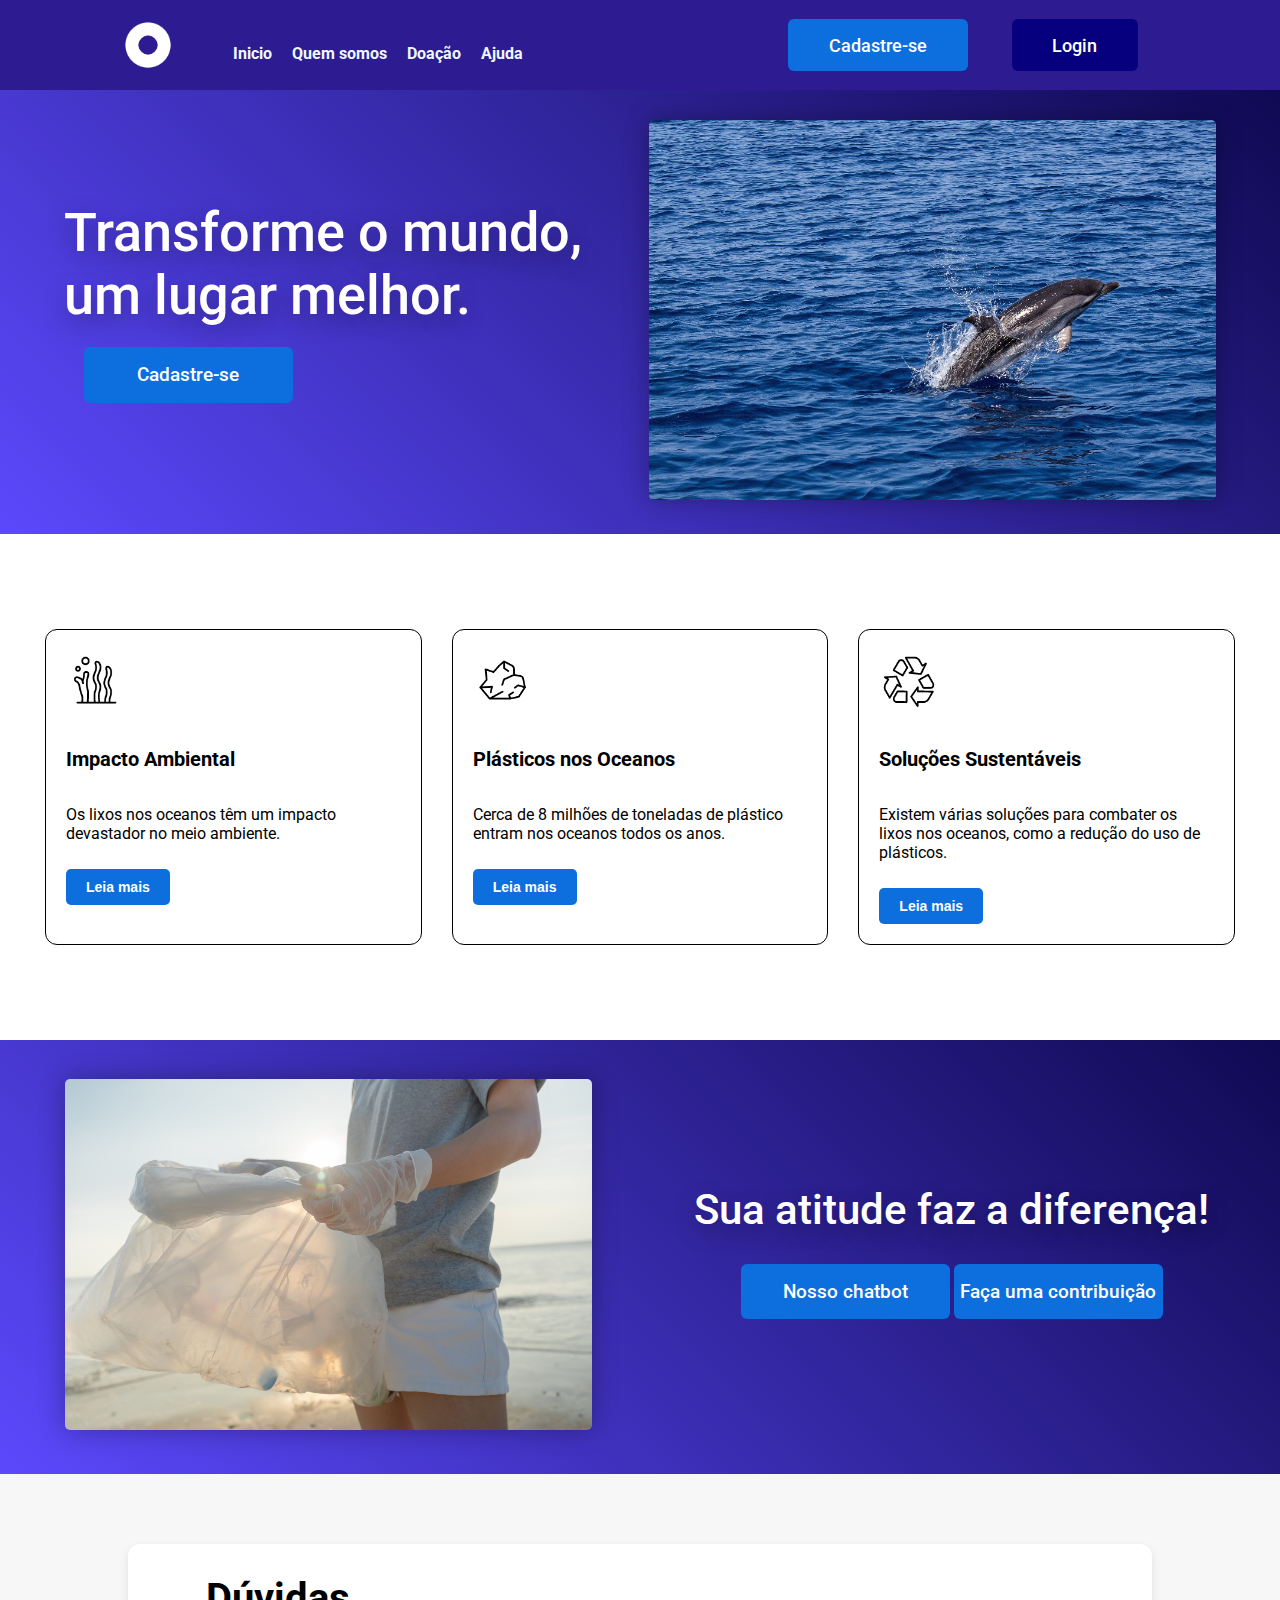
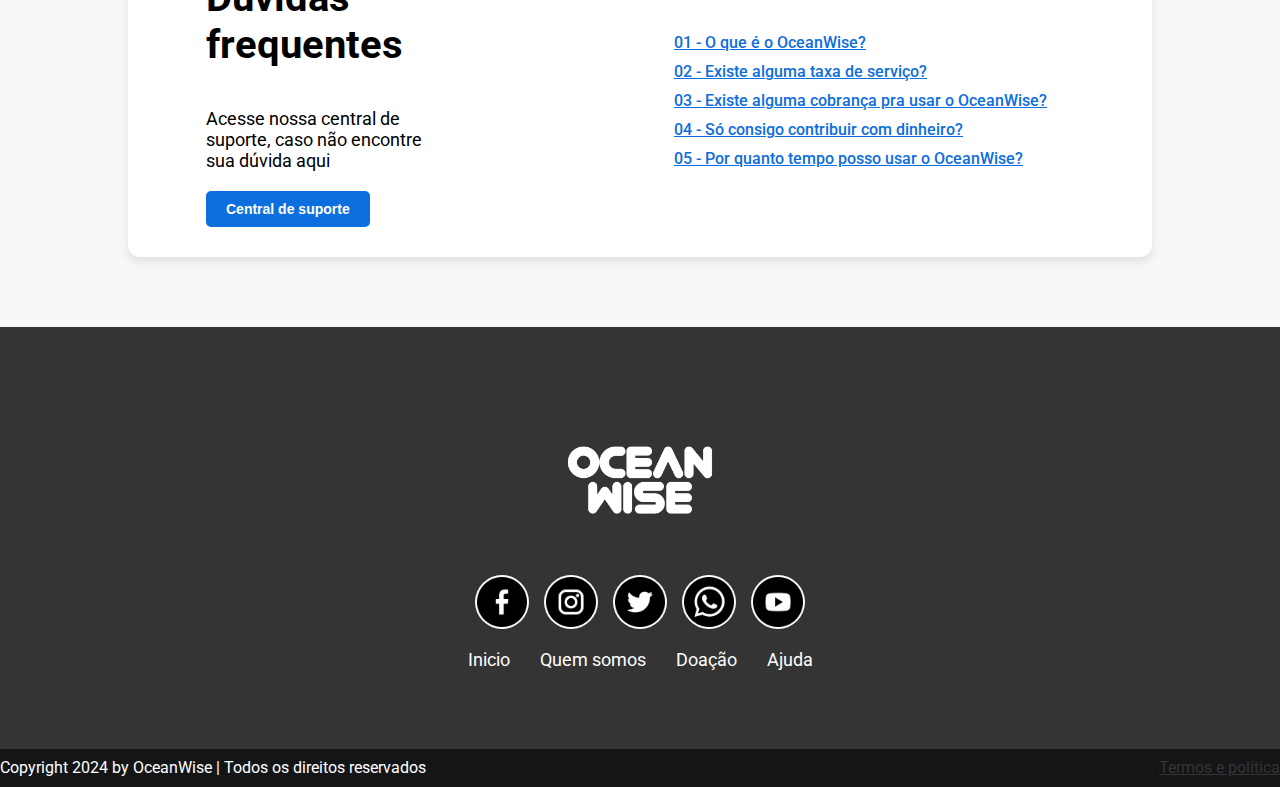
<file: index.html>
<!DOCTYPE html>
<html lang="pt-br">
  <head>
    <meta charset="UTF-8" />
    <meta name="viewport" content="width=device-width, initial-scale=1.0" />
    <title>OceanWise</title>
    <link
      href="https://fonts.googleapis.com/css2?family=Roboto:wght@400;500;700&display=swap"
      rel="stylesheet"
    />
    <link rel="stylesheet" href="css/styles.css" type="text/css" />
    <link rel="stylesheet" href="css/responsive/responsive-index.css" />
    <script src="scripts/script.js"></script>
  </head>
  <body>
    <script>
      window.watsonAssistantChatOptions = {
        integrationID: "ffe077a2-0344-48ae-84bf-647e34f7cb16",
        region: "au-syd",
        serviceInstanceID: "082abd42-ef25-4d6b-8a5c-69a66a6c1afd",
        onLoad: async (instance) => {
          await instance.render();
        },
      };
      setTimeout(function () {
        const t = document.createElement("script");
        t.src =
          "https://web-chat.global.assistant.watson.appdomain.cloud/versions/" +
          (window.watsonAssistantChatOptions.clientVersion || "latest") +
          "/WatsonAssistantChatEntry.js";
        document.head.appendChild(t);
      });
    </script>
    <header>
      <div class="menu">
        <img src="assets/logo1.png" alt="Logo do site" class="logo" />
        <nav id="menu">
          <ul>
            <li><a href="index.html">Inicio</a></li>
            <li><a href="contato.html">Quem somos</a></li>
            <li><a href="donate.html">Doação</a></li>
            <li><a href="#faq">Ajuda</a></li>
          </ul>
        </nav>
      </div>
      <div class="buttons">
        <a href="cadastro.html" target="_blank"
          ><button class="cadastro">Cadastre-se</button></a
        >
        <a href="login.html" target="_blank"
          ><button class="login">Login</button></a
        >
      </div>
      <div class="burger-menu">
        <input type="checkbox" id="menu-hamburger" />
        <label for="menu-hamburger">
          <span class="line"></span>
        </label>
        <div class="menu-mobile">
          <nav class="nav-mobile">
            <ul>
              <li><a href="index.html">Inicio</a></li>
              <li><a href="contato.html">Quem somos</a></li>
              <li><a href="donate.html">Doação</a></li>
              <li><a href="#faq">Ajuda</a></li>
              <li>
                <div class="buttons-mobile">
                  <a href="cadastro.html" target="_blank"
                    ><button class="cadastro">Cadastre-se</button></a
                  >
                  <a href="login.html" target="_blank"
                    ><button class="login">Login</button></a
                  >
                </div>
              </li>
            </ul>
          </nav>
        </div>
      </div>
    </header>

    <section class="cta">
      <div>
        <h2>Transforme o mundo,<br />um lugar melhor.</h2>
        <a href="cadastro.html" target="_blank"
          ><button class="cadastro">Cadastre-se</button></a
        >
      </div>
      <div><img src="assets/banner1.jpg" alt="Banner" /></div>
    </section>

    <div class="cards-background">
      <section class="cards container">
        <article class="card">
          <img src="assets/ocean-lixo1.gif" class="card-img-top" alt="Card 1" />
          <div class="card-body">
            <h5 class="card-title">Impacto Ambiental</h5>
            <p class="card-text">
              Os lixos nos oceanos têm um impacto devastador no meio ambiente.
              <span class="more-text"
                >Eles prejudicam a vida marinha, poluem a água e afetam
                negativamente os ecossistemas costeiros.</span
              >
            </p>
            <button class="read-more-btn">Leia mais</button>
          </div>
        </article>

        <article class="card">
          <img src="assets/ocean-lixo2.gif" class="card-img-top" alt="Card 2" />
          <div class="card-body">
            <h5 class="card-title">Plásticos nos Oceanos</h5>
            <p class="card-text">
              Cerca de 8 milhões de toneladas de plástico entram nos oceanos
              todos os anos.
              <span class="more-text"
                >Esse plástico não só contamina a água, mas também é ingerido
                pela vida marinha, causando danos internos e até a morte.</span
              >
            </p>
            <button class="read-more-btn">Leia mais</button>
          </div>
        </article>

        <article class="card">
          <img src="assets/ocean-lixo3.gif" class="card-img-top" alt="Card 3" />
          <div class="card-body">
            <h5 class="card-title">Soluções Sustentáveis</h5>
            <p class="card-text">
              Existem várias soluções para combater os lixos nos oceanos, como a
              redução do uso de plásticos.
              <span class="more-text"
                >Investir em reciclagem e promover a limpeza das praias e dos
                mares também são medidas eficazes.</span
              >
            </p>
            <button class="read-more-btn">Leia mais</button>
          </div>
        </article>
      </section>
    </div>

    <section class="custom-section section-1">
      <div class="container-2">
        <div class="left-content">
          <img
            src="assets/banner2.jpg"
            alt="Ilustração"
            class="section-image"
          />
        </div>
        <div class="right-content">
          <h2>Sua atitude faz a diferença!</h2>
          <div class="buttons">
            <a href="chatbot.html" target=""
              ><button class="cadastro">Nosso chatbot</button></a
            >
            <a href="donate.html" target="_blank"
              ><button class="login">Faça uma contribuição</button></a
            >
          </div>
        </div>
      </div>
    </section>
    <section id="faq" class="faq">
      <div class="faq-card">
        <aside class="faq-left">
          <h3>Dúvidas <br />frequentes</h3>
          <p>
            Acesse nossa central de <br />suporte, caso não encontre <br />sua
            dúvida aqui
          </p>
          <button>Central de suporte</button>
        </aside>
        <aside class="faq-right">
          <ul>
            <li>
              <a href="javascript:void(0);" class="faq-question" id="q1"
                >01 - O que é o OceanWise?</a
              >
              <div class="faq-answer" id="a1">
                O OceanWise é uma plataforma que visa conscientizar e ajudar no
                desenvolvimento sustentável do planeta, trabalhamos com ONG's
                para recolhermos lixos que poluem o meio ambiente.
              </div>
            </li>
            <li>
              <a href="javascript:void(0);" class="faq-question" id="q2"
                >02 - Existe alguma taxa de serviço?</a
              >
              <div class="faq-answer" id="a2">
                Não, no plano gratuito você tem acesso a nossos serviços básicos
                sem pagar nada.
              </div>
            </li>
            <li>
              <a href="javascript:void(0);" class="faq-question" id="q3"
                >03 - Existe alguma cobrança pra usar o OceanWise?</a
              >
              <div class="faq-answer" id="a3">
                O uso do OceanWise é gratuito, sendo possível utilizar todos os
                recursos do premium por até 30 dias.
              </div>
            </li>
            <li>
              <a href="javascript:void(0);" class="faq-question" id="q4"
                >04 - Só consigo contribuir com dinheiro?</a
              >
              <div class="faq-answer" id="a4">
                Não, você pode contribuir utilizando nossos serviços para
                recolhimento de lixos.
              </div>
            </li>
            <li>
              <a href="javascript:void(0);" class="faq-question" id="q5"
                >05 - Por quanto tempo posso usar o OceanWise?</a
              >
              <div class="faq-answer" id="a5">
                Você pode usar o OceanWise ilimitado na versão grátis e por 30
                dias na versão premium.
              </div>
            </li>
          </ul>
        </aside>
      </div>
    </section>

    <footer>
      <div class="conteudo">
        <img src="assets/logo2.png" alt="Logo do site" class="logo" />
        <div class="redes-sociais">
          <a href="https://www.facebook.com" target="_blank">
            <img src="assets/facebook.png" alt="Facebook" />
          </a>
          <a href="https://www.instagram.com" target="_blank">
            <img src="assets/instagram.png" alt="Instagram" />
          </a>
          <a href="https://www.twitter.com" target="_blank">
            <img src="assets/twitter.png" alt="Twitter" />
          </a>
          <a href="https://www.whatsapp.com" target="_blank">
            <img src="assets/whatsapp.png" alt="WhatsApp" />
          </a>
          <a href="https://www.youtube.com" target="_blank">
            <img src="assets/youtube.png" alt="YouTube" />
          </a>
        </div>
        <nav class="menu">
          <a href="index.html">Inicio</a>
          <a href="contato.html">Quem somos</a>
          <a href="donate.html">Doação</a>
          <a href="index.html#faq">Ajuda</a>
        </nav>
      </div>
      <div class="faixa">
        <div class="left">
          Copyright 2024 by OceanWise | Todos os direitos reservados
        </div>
        <div class="right"><a href="/">Termos e política</a></div>
      </div>
    </footer>
  </body>
</html>
</file>
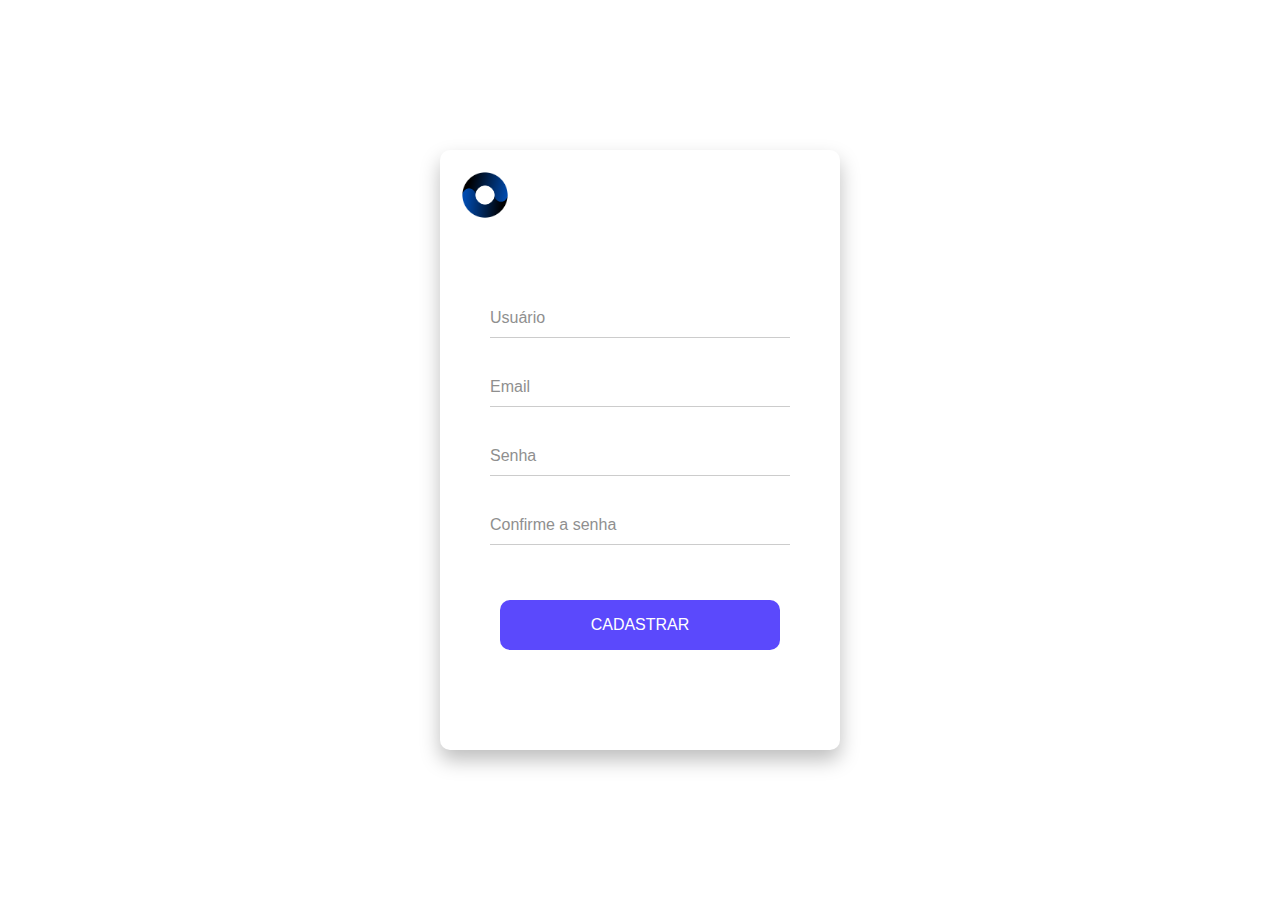
<file: cadastro.html>
<!DOCTYPE html>
<html lang="en">
  <head>
    <meta charset="UTF-8" />
    <meta name="viewport" content="width=device-width, initial-scale=1.0" />
    <title>OceanWise - Cadastro</title>
    <link rel="stylesheet" href="css/register.css" />
    <link rel="stylesheet" href="css/responsive/responsive-register.css" />
  </head>
  <body>
    <main class="main">
      <section class="register-menu">
        <img src="assets/logocor.png" class="logo" />
        <form class="register-form">
          <input type="text" placeholder="Usuário" class="input" />
          <input type="email" placeholder="Email" class="input" />
          <input type="password" placeholder="Senha" class="input" />
          <input type="password" placeholder="Confirme a senha" class="input" />

          <input type="submit" value="CADASTRAR" class="register-btn" />
        </form>
      </section>
    </main>
  </body>
</html>
</file>
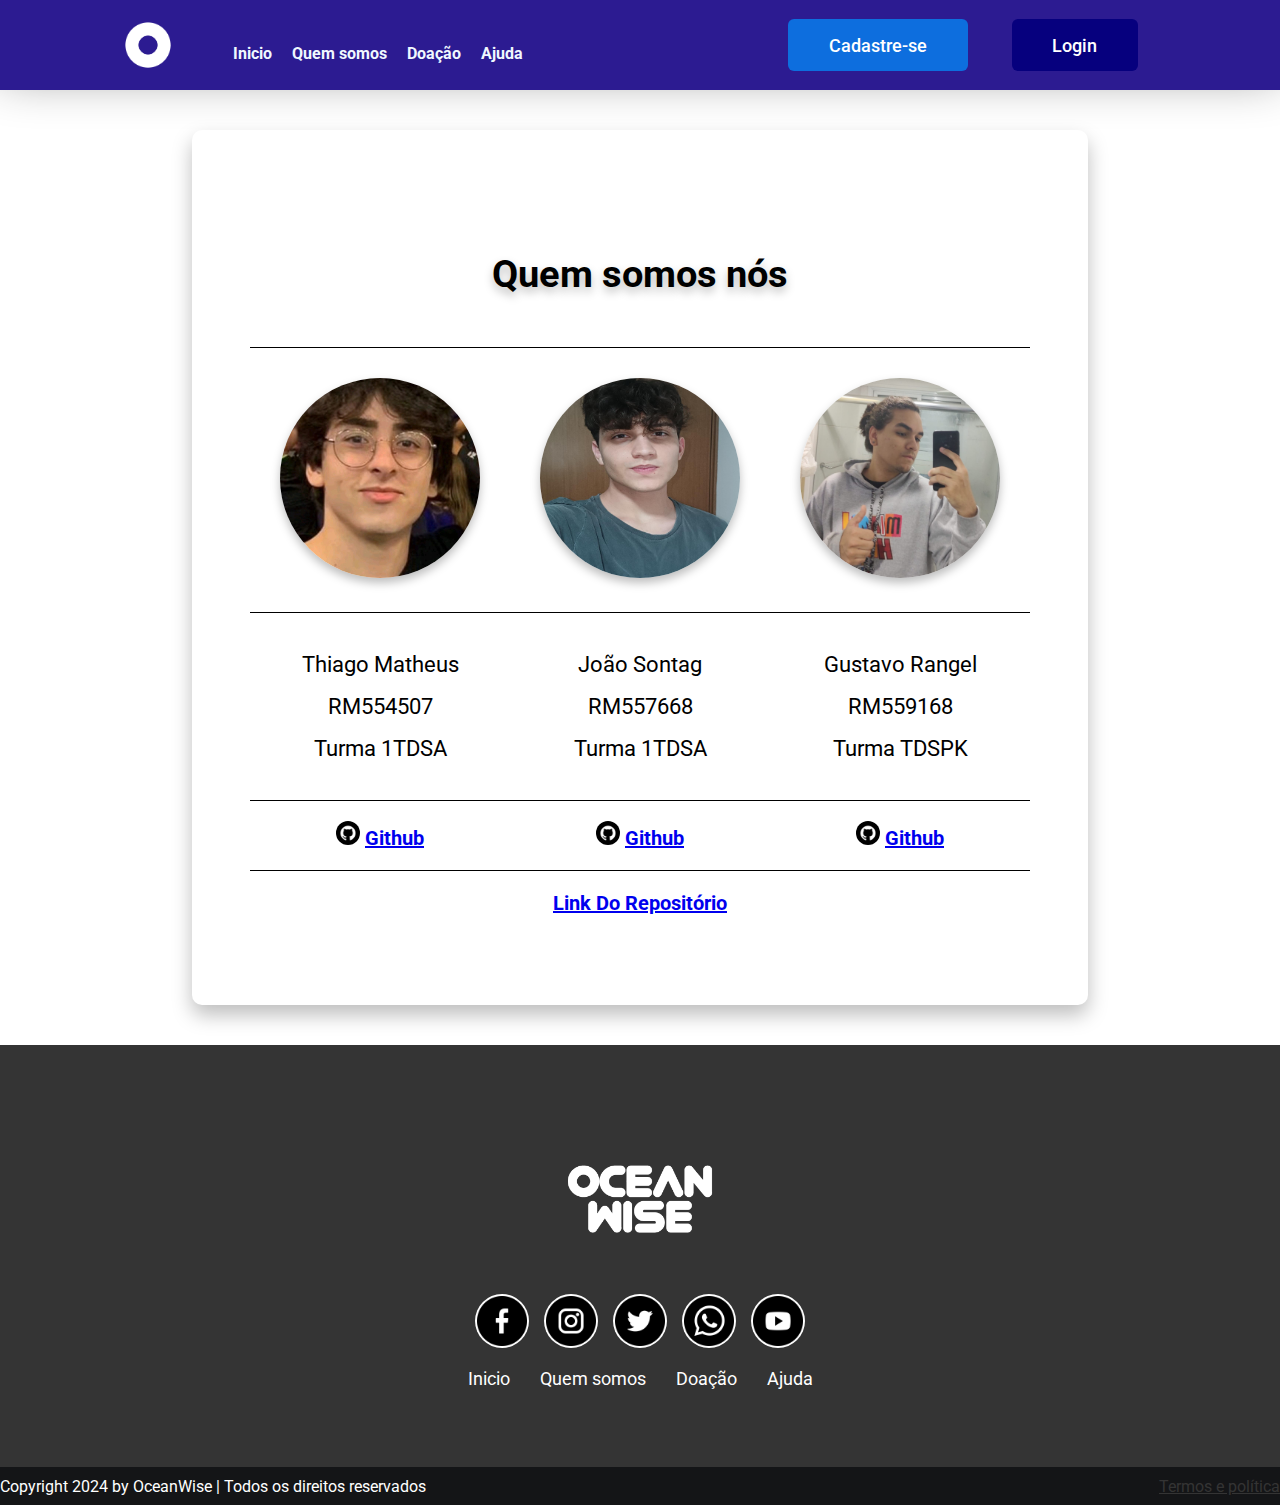
<file: contato.html>
<!DOCTYPE html>
<html lang="en">
  <head>
    <meta charset="UTF-8" />
    <meta name="viewport" content="width=device-width, initial-scale=1.0" />
    <title>OceanWise - Quem somos</title>
    <link
      href="https://fonts.googleapis.com/css2?family=Roboto:wght@400;500;700&display=swap"
      rel="stylesheet"
    />
    <link rel="stylesheet" href="css/styles.css" type="text/css" />
    <link rel="stylesheet" href="css/responsive/responsive-contato.css" />
  </head>
  <body>
    <script>
      window.watsonAssistantChatOptions = {
        integrationID: "ffe077a2-0344-48ae-84bf-647e34f7cb16",
        region: "au-syd",
        serviceInstanceID: "082abd42-ef25-4d6b-8a5c-69a66a6c1afd",
        onLoad: async (instance) => {
          await instance.render();
        },
      };
      setTimeout(function () {
        const t = document.createElement("script");
        t.src =
          "https://web-chat.global.assistant.watson.appdomain.cloud/versions/" +
          (window.watsonAssistantChatOptions.clientVersion || "latest") +
          "/WatsonAssistantChatEntry.js";
        document.head.appendChild(t);
      });
    </script>
    <div class="container-1">
      <header>
        <div class="menu">
          <img src="assets/logo1.png" alt="Logo do site" class="logo" />
          <nav id="menu">
            <ul>
              <li><a href="index.html">Inicio</a></li>
              <li><a href="contato.html">Quem somos</a></li>
              <li><a href="donate.html">Doação</a></li>
              <li><a href="index.html#faq">Ajuda</a></li>
            </ul>
          </nav>
        </div>
        <div class="buttons">
          <a href="cadastro.html" target="_blank"
            ><button class="cadastro">Cadastre-se</button></a
          >
          <a href="login.html" target="_blank"
            ><button class="login">Login</button></a
          >
        </div>
        <div class="burger-menu">
          <input type="checkbox" id="menu-hamburger" />
          <label for="menu-hamburger">
            <span class="line"></span>
          </label>
          <div class="menu-mobile">
            <nav class="nav-mobile">
              <ul>
                <li><a href="index.html">Inicio</a></li>
                <li><a href="contato.html">Quem somos</a></li>
                <li><a href="donate.html">Doação</a></li>
                <li><a href="#faq">Ajuda</a></li>
                <li>
                  <div class="buttons-mobile">
                    <a href="cadastro.html" target="_blank"
                      ><button class="cadastro">Cadastre-se</button></a
                    >
                    <a href="login.html" target="_blank"
                      ><button class="login">Login</button></a
                    >
                  </div>
                </li>
              </ul>
            </nav>
          </div>
        </div>
      </header>

      <main class="main">
        <div class="profile-menu">
          <h2>Quem somos nós</h2>
          <div class="profiles-wrapper">
            <div class="profile-card">
              <div class="profile-image">
                <img src="assets/thiago.jpeg" alt="" />
              </div>
              <div class="profile-infos">
                <p class="profile-name">Thiago Matheus</p>
                <p class="profile-id">RM554507</p>
                <p class="profile-class">Turma 1TDSA</p>
              </div>
              <div class="profile-links">
                <img src="assets/github.png" alt="Imagem do logo do Github" />
                <a href="https://github.com/deaffx" target="_blank">Github</a>
              </div>
            </div>
            <div class="profile-card">
              <div class="profile-image">
                <img src="assets/joao.jpg" alt="" />
              </div>
              <div class="profile-infos">
                <p class="profile-name">João Sontag</p>
                <p class="profile-id">RM557668</p>
                <p class="profile-class">Turma 1TDSA</p>
              </div>
              <div class="profile-links">
                <img src="assets/github.png" alt="Imagem do logo do Github" />
                <a href="https://github.com/dancerat0" target="_blank"
                  >Github</a
                >
              </div>
            </div>
            <div class="profile-card">
              <div class="profile-image">
                <img src="assets/gustavo.jpg" alt="" />
              </div>
              <div class="profile-infos">
                <p class="profile-name">Gustavo Rangel</p>
                <p class="profile-id">RM559168</p>
                <p class="profile-class">Turma TDSPK</p>
              </div>
              <div class="profile-links">
                <img src="assets/github.png" alt="Imagem do logo do Github" />
                <a href="https://github.com/guurangel" target="_blank"
                  >Github</a
                >
              </div>
            </div>
          </div>
          <a href="https://github.com/deaffx/OceanWise" target="_blank"
            >Link Do Repositório</a
          >
        </div>
      </main>
      <footer>
        <div class="conteudo">
          <img src="assets/logo2.png" alt="Logo do site" class="logo" />
          <div class="redes-sociais">
            <a href="https://www.facebook.com" target="_blank">
              <img src="assets/facebook.png" alt="Facebook" />
            </a>
            <a href="https://www.instagram.com" target="_blank">
              <img src="assets/instagram.png" alt="Instagram" />
            </a>
            <a href="https://www.twitter.com" target="_blank">
              <img src="assets/twitter.png" alt="Twitter" />
            </a>
            <a href="https://www.whatsapp.com" target="_blank">
              <img src="assets/whatsapp.png" alt="WhatsApp" />
            </a>
            <a href="https://www.youtube.com" target="_blank">
              <img src="assets/youtube.png" alt="YouTube" />
            </a>
          </div>
          <nav class="menu">
            <a href="index.html">Inicio</a>
            <a href="contato.html">Quem somos</a>
            <a href="donate.html">Doação</a>
            <a href="index.html#faq">Ajuda</a>
          </nav>
        </div>
        <div class="faixa">
          <div class="left">
            Copyright 2024 by OceanWise | Todos os direitos reservados
          </div>
          <div class="right"><a href="/">Termos e política</a></div>
        </div>
      </footer>
    </div>
  </body>
</html>
</file>
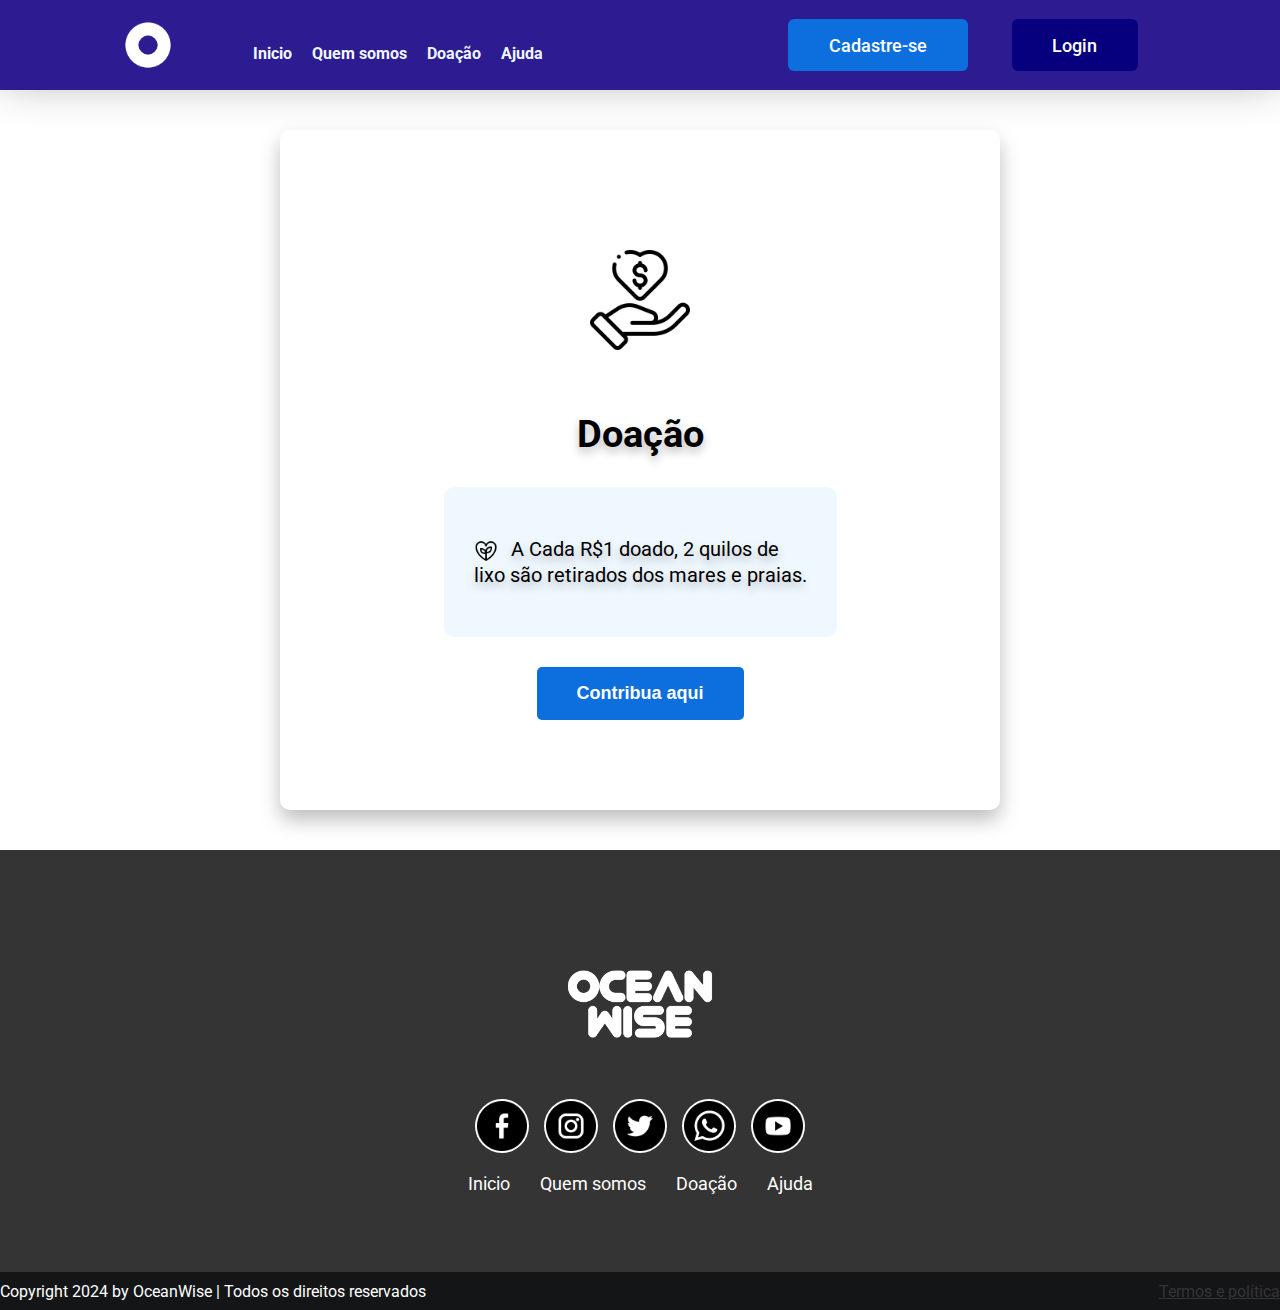
<file: donate.html>
<!DOCTYPE html>
<html lang="en">
  <head>
    <meta charset="UTF-8" />
    <meta name="viewport" content="width=device-width, initial-scale=1.0" />
    <title>OceanWise - Doação</title>
    <link
      href="https://fonts.googleapis.com/css2?family=Roboto:wght@400;500;700&display=swap"
      rel="stylesheet"
    />

    <link rel="stylesheet" href="css/donate.css" />
    <link rel="stylesheet" href="css/responsive/responsive-index.css" />
  </head>
  <body>
    <script>
      window.watsonAssistantChatOptions = {
        integrationID: "ffe077a2-0344-48ae-84bf-647e34f7cb16",
        region: "au-syd",
        serviceInstanceID: "082abd42-ef25-4d6b-8a5c-69a66a6c1afd",
        onLoad: async (instance) => {
          await instance.render();
        },
      };
      setTimeout(function () {
        const t = document.createElement("script");
        t.src =
          "https://web-chat.global.assistant.watson.appdomain.cloud/versions/" +
          (window.watsonAssistantChatOptions.clientVersion || "latest") +
          "/WatsonAssistantChatEntry.js";
        document.head.appendChild(t);
      });
    </script>
    <header>
      <div class="menu">
        <img src="assets/logo1.png" alt="Logo do site" class="logo" />
        <nav id="menu">
          <ul>
            <li><a href="index.html">Inicio</a></li>
            <li><a href="contato.html">Quem somos</a></li>
            <li><a href="donate.html">Doação</a></li>
            <li><a href="index.html#faq">Ajuda</a></li>
          </ul>
        </nav>
      </div>
      <div class="buttons">
        <a href="cadastro.html" target="_blank"
          ><button class="cadastro">Cadastre-se</button></a
        >
        <a href="login.html" target="_blank"
          ><button class="login">Login</button></a
        >
      </div>
      <div class="burger-menu">
        <input type="checkbox" id="menu-hamburger" />
        <label for="menu-hamburger">
          <span class="line"></span>
        </label>
        <div class="menu-mobile">
          <nav class="nav-mobile">
            <ul>
              <li><a href="index.html">Inicio</a></li>
              <li><a href="contato.html">Quem somos</a></li>
              <li><a href="donate.html">Doação</a></li>
              <li><a href="#faq">Ajuda</a></li>
              <li>
                <div class="buttons-mobile">
                  <a href="cadastro.html" target="_blank"
                    ><button class="cadastro">Cadastre-se</button></a
                  >
                  <a href="login.html" target="_blank"
                    ><button class="login">Login</button></a
                  >
                </div>
              </li>
            </ul>
          </nav>
        </div>
      </div>
    </header>
    <main class="main">
      <section class="profile-menu">
        <article class="profile-card">
          <div class="profile-image">
            <img src="assets/doacao.png" alt="Imagem ilustrando doação" />
          </div>
          <h2>Doação</h2>
          <div class="card-p">
            <p>
              <img src="assets/icon.png" alt="Ícone" class="icon" />
              A Cada R$1 doado, 2 quilos de <br />lixo são retirados dos mares e
              praias.
            </p>
          </div>
          <div class="button-container">
            <button>Contribua aqui</button>
          </div>
        </article>
      </section>
    </main>
    <footer>
      <div class="conteudo">
        <img src="assets/logo2.png" alt="Logo do site" class="logo" />
        <div class="redes-sociais">
          <a href="https://www.facebook.com" target="_blank">
            <img src="assets/facebook.png" alt="Facebook" />
          </a>
          <a href="https://www.instagram.com" target="_blank">
            <img src="assets/instagram.png" alt="Instagram" />
          </a>
          <a href="https://www.twitter.com" target="_blank">
            <img src="assets/twitter.png" alt="Twitter" />
          </a>
          <a href="https://www.whatsapp.com" target="_blank">
            <img src="assets/whatsapp.png" alt="WhatsApp" />
          </a>
          <a href="https://www.youtube.com" target="_blank">
            <img src="assets/youtube.png" alt="YouTube" />
          </a>
        </div>
        <nav class="menu">
          <a href="index.html">Inicio</a>
          <a href="contato.html">Quem somos</a>
          <a href="donate.html">Doação</a>
          <a href="index.html#faq">Ajuda</a>
        </nav>
      </div>
      <div class="faixa">
        <div class="left">
          Copyright 2024 by OceanWise | Todos os direitos reservados
        </div>
        <div class="right"><a href="/">Termos e política</a></div>
      </div>
    </footer>
  </body>
</html>
</file>
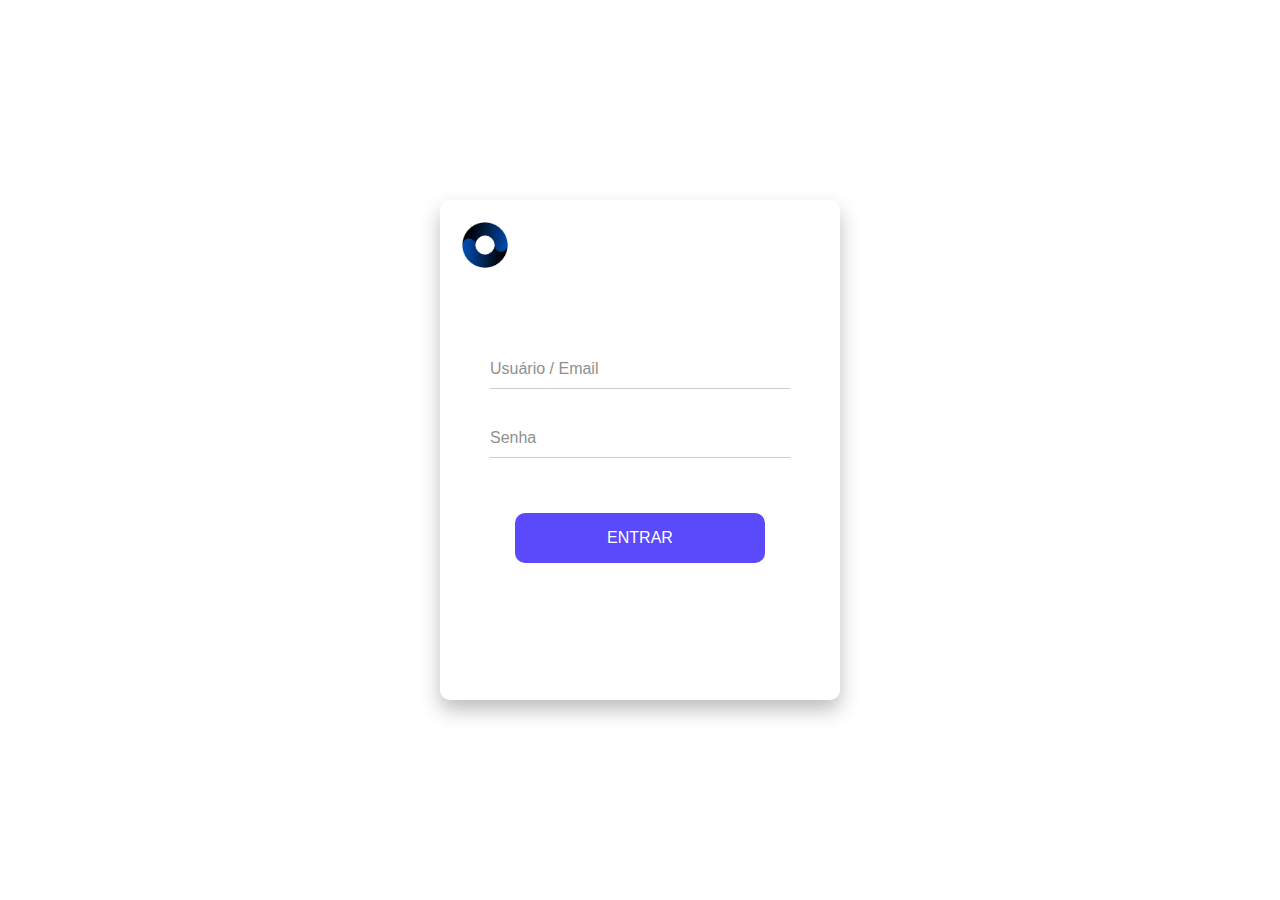
<file: login.html>
<!DOCTYPE html>
<html lang="en">
  <head>
    <meta charset="UTF-8" />
    <meta name="viewport" content="width=device-width, initial-scale=1.0" />
    <title>OceanWise - Login</title>
    <link rel="stylesheet" href="css/login.css" />
    <link rel="stylesheet" href="css/responsive/responsive-login.css" />
  </head>
  <body>
    <main class="main">
      <section class="login-menu">
        <img src="assets/logocor.png" class="logo" />
        <form class="login-form">
          <input type="text" placeholder="Usuário / Email" class="input" />
          <input type="password" placeholder="Senha" class="input" />

          <input type="submit" value="ENTRAR" class="login-btn" />
        </form>
      </section>
    </main>
  </body>
</html>
</file>
<file: css/styles.css>
@import "header.css";
@import "footer.css";

/* GLOBALS */
body {
  margin: 0;
  padding: 0;
  font-family: "Roboto", sans-serif !important;
  min-height: 100vh;
  width: 100vw;
  overflow-x: hidden;
}

* {
  box-sizing: border-box;
}

/* CTA */
.cta {
  display: flex;
  justify-content: space-around;
  align-items: center;
  padding: 30px;
  background: linear-gradient(45deg, #5b49fc, #100952);
}

.cta h2 {
  color: #ffffff;
  text-shadow: 0px 8px 24px #00000051;
  font-size: 54px;
  font-weight: 500;
  margin: 0;
}

.cta div img {
  height: 380px;
  width: 100%;
  border-radius: 5px;
  box-shadow: 0px 0px 26px #00000051;
}

.cta div .cadastro {
  background-color: #0d6ede;
  --color: #0d6ede;
  font-family: inherit;
  display: inline-block;
  width: 11em;
  height: 2.9em;
  line-height: 2.5em;
  margin: 20px;
  position: relative;
  overflow: hidden;
  border: none;
  transition: color 0.5s;
  z-index: 1;
  font-size: 19px;
  border-radius: 6px;
  font-weight: 500;
  color: #fff;
}

.cta div .cadastro:before {
  content: "";
  position: absolute;
  z-index: -1;
  background: #0d6ede;
  height: 150px;
  width: 200px;
  border-radius: 50%;
}

.cta div .cadastro:hover {
  color: #fff;
}

.cta div .cadastro:before {
  top: 100%;
  left: 100%;
  transition: all 0.4s;
}

/* CARDS */
div .card {
  padding: 20px;
  border-radius: 12px;
  border: solid 1px #000;
  margin: 15px 15px;
  width: 80%;
}

div .card-img-top {
  width: 60px;
}

div .card-text img {
  width: 20px;
  margin-right: 8px;
}

.cards-background {
  width: 100%;
  background-color: #ffffff;
  padding: 50px 0;
}

.cards {
  display: flex;
  flex-direction: row;
  justify-content: space-around;

  margin: 30px;
}

.card-title {
  font-weight: bold;
  font-size: 20px;
}

/* CUSTOM SECTIONS */
.custom-section {
  width: 100%;
  padding: 50px 0;
  color: #fff;
  text-align: center;
}

.custom-section .container {
  width: 80%;
  margin: 0 auto;
}

.custom-section h2 {
  font-size: 2.5em;
  margin-bottom: 20px;
}

.custom-section p {
  font-size: 1.2em;
  line-height: 1.5em;
  max-width: 800px;
  margin: 0 auto;
}

.section-1 {
  display: flex;
  justify-content: center;
  align-items: center;
  padding: 34px;
  height: 434px;
  background: linear-gradient(45deg, #5b49fc, #100952);
}

.fundo {
  height: 434px;
  width: 100%;
}

.section-1 .container {
  display: flex;
  align-items: center;
  justify-content: center;
  padding: 100px;
}

.section-1 .left-content {
  flex: 1;
}

.section-1 .right-content {
  flex: 1;
  color: #fff;
  text-align: right;
}

.section-1 .section-image {
  height: 400px;
  max-width: 100%;
}

.section-1 h2 {
  color: #ffffff;
  text-shadow: 0px 8px 24px #00000051;
  font-size: 48px;
  font-weight: 500;
  margin: 0;
}

.section-1 .container-2 {
  display: flex;
  flex-direction: row;
  justify-content: space-between;
  align-items: center;
  flex-wrap: wrap;
  max-width: 1200px;
  margin: 0 auto;
  padding: 34px 15px;
  width: 100%;
}

.section-1 .left-content,
.section-1 .right-content {
  flex: 1;
  margin: 10px;
  max-width: 45%;
}

.section-1 .left-content img {
  width: 100%;
  max-width: 100%;
  height: auto;
  border-radius: 5px;
  box-shadow: 0px 0px 26px #00000051;
  margin-right: 20px;
}

.section-1 .right-content {
  display: flex;
  justify-content: center;
  align-items: flex-start;
  flex-direction: column;
  max-width: 45%;
}

.section-1 .right-content h2 {
  color: #ffffff;
  text-shadow: 0px 8px 24px #00000051;
  font-size: 42px;
  font-weight: 500;
  margin: 0 0 20px 0;
  text-align: left;
}

.section-1 .right-content p {
  color: #ffffff;
  font-size: 18px;
  margin: 0 0 20px 0;
  text-align: left;
}

.section-1 .right-content .cadastro,
.section-1 .right-content .login {
  background-color: #0d6ede;
  --color: #0d6ede;
  font-family: inherit;
  width: 11em;
  height: 2.9em;
  line-height: 2.5em;
  margin: 10px 0; /* Ajusta o espaçamento vertical */
  overflow: hidden;
  border: none;
  transition: color 0.5s;
  z-index: 1;
  font-size: 19px;
  border-radius: 6px;
  font-weight: 500;
  color: #fff;
}

@media (max-width: 768px) {
  .section-1 .container-2 {
    flex-direction: column;
  }

  .section-1 .left-content,
  .section-1 .right-content {
    max-width: 100%;
  }

  .section-1 .right-content {
    align-items: center;
    text-align: center;
  }

  .section-1 .right-content h2,
  .section-1 .right-content p {
    text-align: center;
  }
}

#faq {
  display: flex;
  justify-content: center;
  align-items: center;
}

.container-2 {
  display: flex;
  justify-content: center;
  align-items: center;
  width: 70%;
}

.left-content img {
  height: 380px;
  width: 100%;
  border-radius: 5px;
  box-shadow: 0px 0px 26px #00000051;
}

.right-content {
  display: flex;
  justify-content: center;
  align-items: center;
  flex-direction: column;
  width: 100%;
}

div .right-content .cadastro,
div .right-content .login {
  background-color: #0d6ede;
  --color: #0d6ede;
  font-family: inherit;
  width: 11em;
  height: 2.9em;
  line-height: 2.5em;
  margin: 20px;
  overflow: hidden;
  border: none;
  transition: color 0.5s;
  z-index: 1;
  font-size: 19px;
  border-radius: 6px;
  font-weight: 500;
  color: #fff;
}

/* FAQ CARD */
.faq {
  display: flex;
  justify-content: center;
  align-items: center;
  padding: 50px 0;
  background-color: #f7f7f7;
}

.faq-card {
  display: flex;
  justify-content: center;
  align-items: center;
  flex-direction: row;
  background-color: #fff;
  color: #000000;
  margin: 20px;
  padding: 30px;
  border-radius: 12px;
  box-shadow: 0px 4px 10px rgba(0, 0, 0, 0.1);
  width: 80%;
  max-width: 1200px;
}

.faq-left {
  flex: 1;
  text-align: left;
  padding-left: 48px;
}

.faq-left h3 {
  margin-top: 0;
  font-size: 40px;
  font-weight: bold;
}

.faq-left p {
  font-size: 18px;
  margin-bottom: 20px;
}

.faq-left button {
  background-color: #0d6ede;
  color: #fff;
  font-size: 14px;
  font-weight: bold;
  border: none;
  padding: 10px 20px;
  border-radius: 5px;
  cursor: pointer;
}

.faq-right {
  flex: 1;
  padding-left: 20px;
}

.faq-right ul {
  list-style: none;
  padding: 0;
}

.faq-right ul li {
  margin-bottom: 10px;
}

.faq-right ul li a {
  text-decoration: underline;
  color: #0d6ede;
  font-weight: 500;
  font-size: 16px;
}

.faq-answer {
  display: none;
  margin-top: 10px;
}

.faq-question.active + .faq-answer {
  display: block;
}

/* Media Query para dispositivos móveis */
@media (max-width: 768px) {
  .faq-card {
    flex-direction: column;
    text-align: center;
  }

  .faq-left,
  .faq-right {
    padding-left: 0;
  }
}

/* CONTATO STYLES */

.profile-menu {
  position: relative;
  z-index: 1; /* Define uma posição no eixo Z para a div do perfil */
}

.main {
  position: relative;
  z-index: 0; /* Define uma posição no eixo Z para o conteúdo principal */
}

.container-1 {
  min-height: 100vh;
  display: flex;
  flex-direction: column;
}

.main {
  flex-grow: 1;
  display: flex;
  align-items: center;
  justify-content: center;
}

.profile-menu {
  height: 80%;
  width: 70%;
  padding: 90px;
  margin: 40px auto;

  display: flex;
  flex-direction: column;
  align-items: center;
  justify-content: space-between;
  gap: 20px;

  box-shadow: 0 10px 20px rgba(0, 0, 0, 0.26);
  border-radius: 10px;
}

.profile-menu h2 {
  text-shadow: 0 5px 10px rgba(0, 0, 0, 0.26);
  font-size: 38px;
  font-weight: bold;
  color: #000;
}

.profile-menu .profiles-wrapper {
  display: flex;
  justify-content: center;
  width: 100%;

  flex-grow: 1;
}

.profile-menu .profiles-wrapper .profile-card {
  display: flex;
  flex-direction: column;
  align-items: center;

  border-top: 1px solid #000000;
  border-bottom: 1px solid #000000;

  flex-grow: 1;
}

.profile-menu .profiles-wrapper .profile-card .profile-image {
  padding: 30px;

  flex-grow: 1;
}

.profile-menu .profiles-wrapper .profile-card .profile-image img {
  width: 200px;
  height: 200px;
  box-shadow: 0 5px 10px rgba(0, 0, 0, 0.26);
  border-radius: 50%;
}

.profile-menu .profiles-wrapper .profile-card .profile-infos {
  width: 100%;

  padding: 20px;
  text-align: center;
  line-height: 0.9em;
  font-size: 22px;
  color: #000;
  border-top: 1px solid #000000;
}

.profile-menu .profiles-wrapper .profile-card .profile-links {
  width: 100%;

  padding: 20px;
  text-align: center;
  font-weight: bold;
  font-size: 20px;

  border-top: 1px solid #000000;
}

.profile-menu .profiles-wrapper .profile-card .profile-links img {
  width: 24px;
  border-radius: 50%;
}
.profile-menu a {
  font-size: 20px;
  font-weight: bold;
}

.more-text {
  display: none;
}

.read-more-btn {
  background-color: #0d6ede;
  color: #fff;
  font-size: 14px;
  font-weight: bold;
  border: none;
  padding: 10px 20px;
  border-radius: 5px;
  cursor: pointer;
  margin-top: 10px;
}

/* DONATE STYLES */

.profile-image img {
  width: 100px;
  height: 100px;
}

html {
  scroll-behavior: smooth;
}
</file>
<file: css/responsive/responsive-index.css>
@media screen and (max-width: 1200px) {
  .cta {
    flex-direction: column;
    text-align: center;
  }
  .cards {
    flex-direction: column;
    align-items: center;
  }
  .card {
    width: 50%;
    padding: auto;
    margin: auto;
    display: flex;
    flex-direction: column;
    align-items: center;
  }

  .section-1 {
    height: auto;
  }

  .faq {
    flex-direction: column;
  }

  .faq-card {
    flex-direction: column;
    align-items: center;
    text-align: center;
    width: 70%;
  }

  .faq-right {
    margin-top: 40px;
    padding: 0;
  }

  .faq .right-content {
    order: -1;
  }

  .right-content h2 {
    text-align: center;
  }
}

@media screen and (max-width: 768px) {
  .faq-card {
    flex-direction: column;
    align-items: center;
    text-align: center;
    width: 70%;
  }

  .section-1 .section-image {
    height: 200px;
    width: 250px;
  }

  .faq-left {
    flex-direction: column;
    align-items: center;
    text-align: center;
    padding: 0;
  }

  .faq-left,
  .faq-right {
    width: 100%;
  }

  .faq-left h3 {
    margin-top: 0;
    font-size: 24px;
  }

  .faq-left p {
    font-size: 14px;
  }

  .faq-right ul {
    list-style: none;
    padding: 0;
    margin-bottom: 20px;
  }

  .faq-right ul li {
    margin-bottom: 10px;
  }

  .faq-right ul li a {
    text-decoration: underline;
    color: #0d6ede;
    font-weight: 500;
    font-size: 14px;
    padding: 0;
  }

  .faq-right button {
    font-size: 14px;
  }
}

.faq-right button {
  background-color: #0d6ede;
  color: #fff;
  font-size: 14px;
  font-weight: bold;
  border: none;
  padding: 10px 20px;
  border-radius: 5px;
  cursor: pointer;
}

@media screen and (max-width: 580px) {
  .faq-right ul {
    list-style: none;
    padding: 0;
    margin-bottom: 20px;
  }

  .faq-right ul li {
    margin-bottom: 10px;
  }

  .faq-right ul li a {
    font-size: 12px;
  }

  .cta div img {
    height: 200px;
    width: 100%;
    border-radius: 5px;
    box-shadow: 0px 0px 26px #00000051;
  }
  .section-1 h2 {
    font-size: 32px;
  }

  .section-1 .section-image {
    display: none;
  }

  footer .redes-sociais a img {
    width: 30px;
    height: 30px;
  }
  footer .redes-sociais a {
    width: 32px;
    height: 32px;
  }

  footer .logo {
    max-width: 100px;
    display: block;
  }

  footer .faixa .left {
    font-size: 12px;
  }
  footer .faixa .right a {
    font-size: 12px;
  }
}

.custom-section {
  width: 100%;
  padding: 50px 0;
  color: #fff;
  text-align: center;
}

.custom-section .container {
  width: 80%;
  margin: 0 auto;
}

.custom-section h2 {
  font-size: 2.5em;
  margin-bottom: 20px;
}

.custom-section p {
  font-size: 1.2em;
  line-height: 1.5em;
  max-width: 800px;
  margin: 0 auto;
}

.section-1 {
  display: flex;
  justify-content: center;
  align-items: center;
  padding: 34px;
  background: linear-gradient(45deg, #5b49fc, #100952);
  height: 434px; /* Adicione esta linha para ajuste de altura */
}

.section-1 .container-2 {
  display: flex;
  align-items: center;
  justify-content: space-between;
  flex-wrap: wrap;
}

.section-1 .left-content {
  flex: 1;
  text-align: center;
}

.section-1 .right-content {
  flex: 1;
  text-align: right;
  display: flex;
  flex-direction: column;
  align-items: center;
  justify-content: center;
}

.section-1 .section-image {
  height: 400px;
  max-width: 100%;
}

.section-1 h2 {
  color: #ffffff;
  text-shadow: 0px 8px 24px #00000051;
  font-size: 48px;
  font-weight: 500;
  margin: 0;
}

.section-1 .buttons a {
  margin: 10px 0;
}

@media screen and (max-width: 768px) {
  .section-1 {
    flex-direction: column;
    height: auto;
    padding: 20px;
  }
  .section-1 .container-2 {
    flex-direction: column;
  }
  .section-1 .left-content,
  .section-1 .right-content {
    width: 100%;
    text-align: center;
  }
  .section-1 .section-image {
    height: auto;
    width: 100%;
    margin-bottom: 20px;
  }
  .section-1 h2 {
    font-size: 36px;
  }
}

@media screen and (max-width: 580px) {
  .section-1 h2 {
    font-size: 32px;
  }
  .section-1 .section-image {
    display: none;
  }
}
</file>
<file: css/responsive/responsive-register.css>
@media screen and (max-width: 420px) {
  .register-menu {
    width: 360px;
  }

  .register-menu .register-form .register-btn {
    width: 240px;
  }
}

@media screen and (max-width: 380px) {
  .register-menu {
    width: 320px;
  }

  .register-menu .register-form .register-btn {
    width: 200px;
  }
}

@media screen and (max-width: 340px) {
  .register-menu {
    width: 300px;
  }
}
</file>
<file: css/responsive/responsive-contato.css>
@media screen and (max-width: 1200px) {
  .profile-menu {
    width: 80%;
  }

  .profile-menu .profiles-wrapper {
    display: flex;
    flex-direction: column;
    align-items: center;
  }

  .profile-menu .profiles-wrapper .profile-card .profile-image img {
    width: 150px;
    height: 150px;
  }
}

@media screen and (max-width: 680px) {
  .profile-menu {
    width: 90%;
    padding: 20px;
  }

  .profile-menu .profiles-wrapper .profile-card .profile-image img {
    width: 150px;
    height: 150px;
  }
}

@media screen and (max-width: 580px) {
  .profile-menu {
    width: 95%;
    padding: 10px;
  }

  .profile-menu .profiles-wrapper .profile-card .profile-image img {
    width: 130px;
    height: 130px;
  }
}
</file>
<file: css/donate.css>
@import "header.css";
@import "footer.css";

/* GLOBALS */
body {
  margin: 0;
  padding: 0;
  font-family: "Roboto", sans-serif !important;
  min-height: 100vh;
  width: 100vw;
  overflow-x: hidden;
}

.main {
  flex-grow: 1;
  display: flex;
  align-items: center;
  justify-content: center;
}

.profile-menu {
  height: 600px;
  width: 50%;
  padding: 40px;
  margin: 40px auto;
  display: flex;
  flex-direction: column;
  align-items: center;
  justify-content: center;
  gap: 40px;
  box-shadow: 0 10px 20px rgba(0, 0, 0, 0.26);
  border-radius: 10px;
}

.profile-menu .profile-card {
  display: flex;
  flex-direction: column;
  align-items: center;
  justify-content: center;
  flex-grow: 1;
}

.profile-image {
  display: flex;
  justify-content: center;
  align-items: center;
  padding: 30px;
}

.card-p {
  background-color: #f0f8ff;
  padding: 20px;
  border-radius: 10px;
  margin-bottom: 30px;
  transition: box-shadow 0.3s ease;
}

.card-p:hover {
  box-shadow: 0 10px 20px rgba(0, 0, 0, 0.3);
}

.button-container {
  display: flex;
  justify-content: center;
  align-items: center;
}
.button-container button {
  background-color: #0d6ede;
  color: #fff;
  font-size: 18px;
  font-weight: bold;
  border: none;
  padding: 16px 40px;
  border-radius: 5px;
  cursor: pointer;
}
.profile-menu h2 {
  text-shadow: 0 5px 10px rgba(0, 0, 0, 0.26);
  font-size: 38px;
  font-weight: bold;
  color: #000;
}

.profile-menu p {
  text-shadow: 0 5px 10px rgba(0, 0, 0, 0.26);
  font-size: 20px;
  padding: 10px;
  color: #000;
}

.profile-menu .profiles-wrapper {
  display: flex;
  justify-content: center;
  width: 100%;

  flex-grow: 1;
}

.profile-menu .profiles-wrapper .profile-card {
  display: flex;
  flex-direction: column;
  align-items: center;

  border-top: 1px solid #000000;
  border-bottom: 1px solid #000000;

  flex-grow: 1;
}

.profile-menu .profiles-wrapper .profile-card .profile-infos {
  width: 100%;

  padding: 20px;
  text-align: center;
  line-height: 0.9em;
  font-size: 22px;
  color: #000;
  border-top: 1px solid #000000;
}

.profile-menu .profiles-wrapper .profile-card .profile-links {
  width: 100%;

  padding: 20px;
  text-align: center;
  font-weight: bold;
  font-size: 20px;

  border-top: 1px solid #000000;
}

.profile-menu .profiles-wrapper .profile-card .profile-links img {
  width: 24px;
  border-radius: 50%;
}
.profile-menu a {
  font-size: 20px;
  font-weight: bold;
}

.profile-image img {
  width: 100px;
  height: 100px;
}

html {
  scroll-behavior: smooth;
}

/* ICON CSS */
.icon {
  width: 24px;
  vertical-align: middle;
  margin-right: 8px;
}
</file>
<file: css/responsive/responsive-login.css>
@media screen and (max-width: 420px) {
  .login-menu {
    width: 360px;
  }

  .login-menu .login-form .login-btn {
    width: 240px;
  }
}

@media screen and (max-width: 380px) {
  .login-menu {
    width: 320px;
  }

  .login-menu .login-form .login-btn {
    width: 200px;
  }
}

@media screen and (max-width: 340px) {
  .login-menu {
    width: 300px;
  }
}
</file>
<file: css/register.css>
@import "reset.css";

.main {
  min-height: 100vh;
  display: flex;
  align-items: center;
  justify-content: center;
}

.register-menu {
  height: 600px;
  width: 400px;
  padding: 20px;

  display: flex;
  flex-direction: column;
  justify-content: space-between;

  box-shadow: 0 10px 20px rgba(0, 0, 0, 0.26);
  border-radius: 10px;
}

.register-menu .logo {
  width: 50px;
  height: 50px;
}

.register-menu .register-form {
  display: flex;
  flex-direction: column;
  align-items: center;

  gap: 30px;
  padding: 0 30px 80px;
}

.register-menu .register-form .input {
  border: none;
  padding: 10px 0;
  font-size: 16px;
  width: 100%;
  box-sizing: border-box;
  outline: none;

  border-bottom: 1px #ccc solid;
}

.register-menu .register-form .input::placeholder {
  color: #8f8f8f;
  font-size: 16px;
}

.register-menu .register-form .register-btn {
  background-color: #5b49fc;
  color: #ffffff;

  width: 280px;
  height: 50px;

  border: none;
  border-radius: 10px;
  margin-top: 25px;

  font-size: 16px;
}
</file>
<file: css/login.css>
@import "reset.css";

.main {
  min-height: 100vh;
  display: flex;
  align-items: center;
  justify-content: center;
}

.login-menu {
  height: 500px;
  width: 400px;
  padding: 20px;

  display: flex;
  flex-direction: column;

  box-shadow: 0 10px 20px rgba(0, 0, 0, 0.26);
  border-radius: 10px;
}

.login-menu .logo {
  width: 50px;
  height: 50px;
}

.login-menu .login-form {
  display: flex;
  flex-direction: column;
  align-items: center;

  gap: 30px;
  padding: 80px 30px;
}

.login-menu .login-form .input {
  border: none;
  padding: 10px 0;
  font-size: 16px;
  width: 100%;
  box-sizing: border-box;
  outline: none;

  border-bottom: 1px #ccc solid;
}

.login-menu .login-form .input::placeholder {
  color: #8f8f8f;
  font-size: 16px;
}

.login-menu .login-form .login-btn {
  background-color: #5b49fc;
  color: white;

  width: 250px;
  height: 50px;

  border: none;
  border-radius: 10px;
  margin-top: 25px;

  font-size: 16px;
}
</file>
